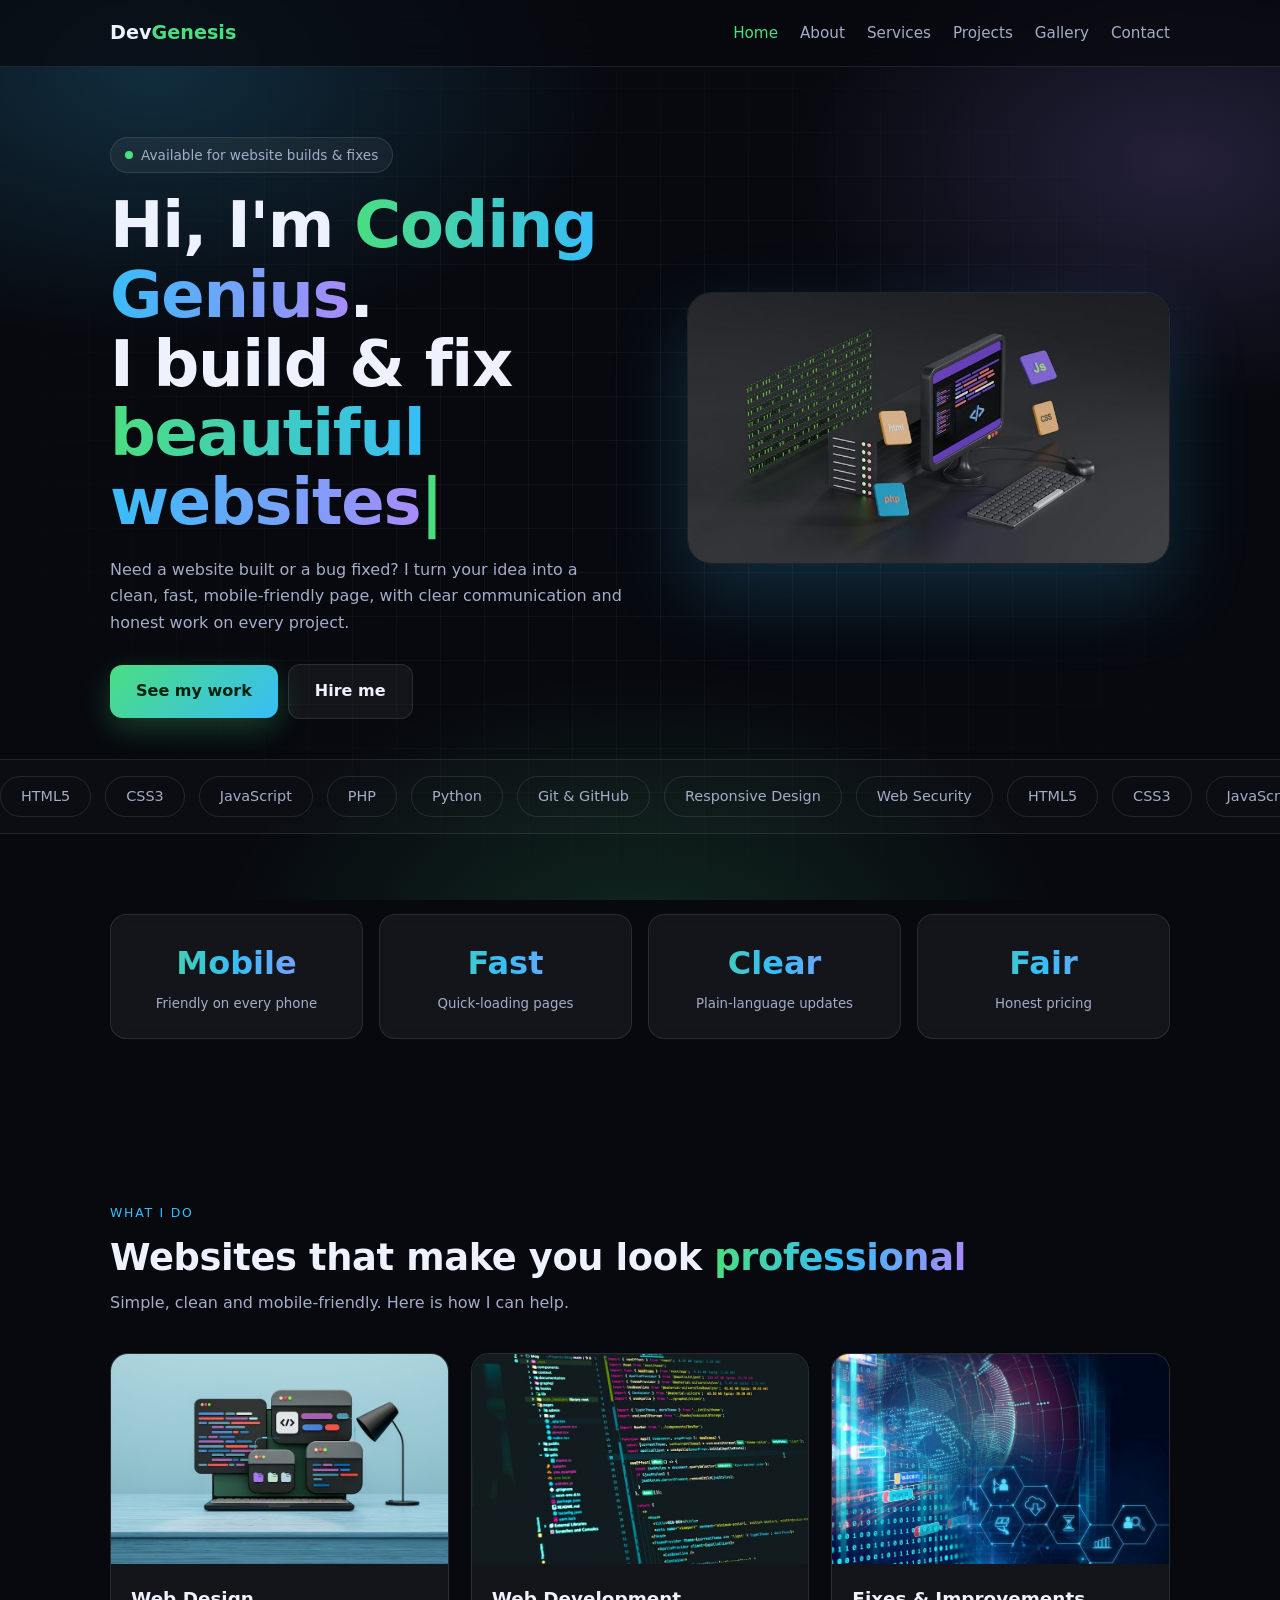
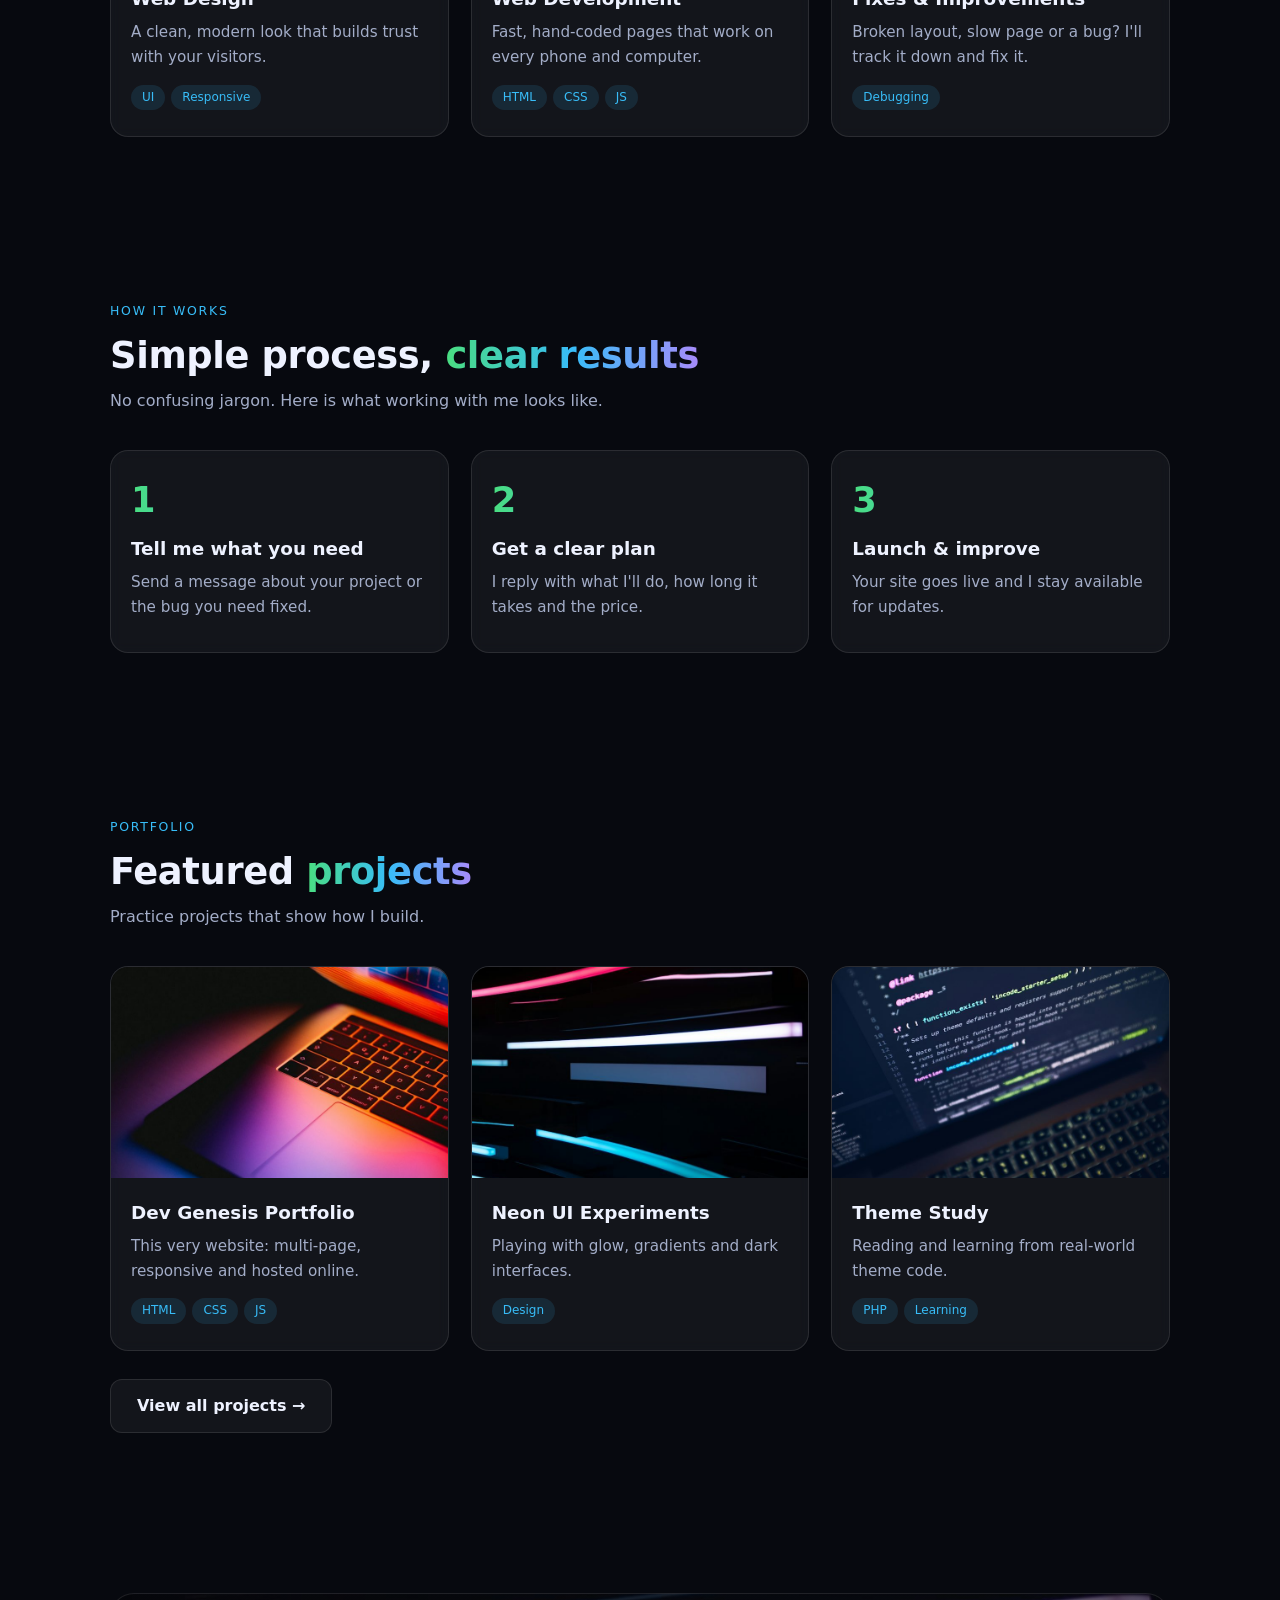
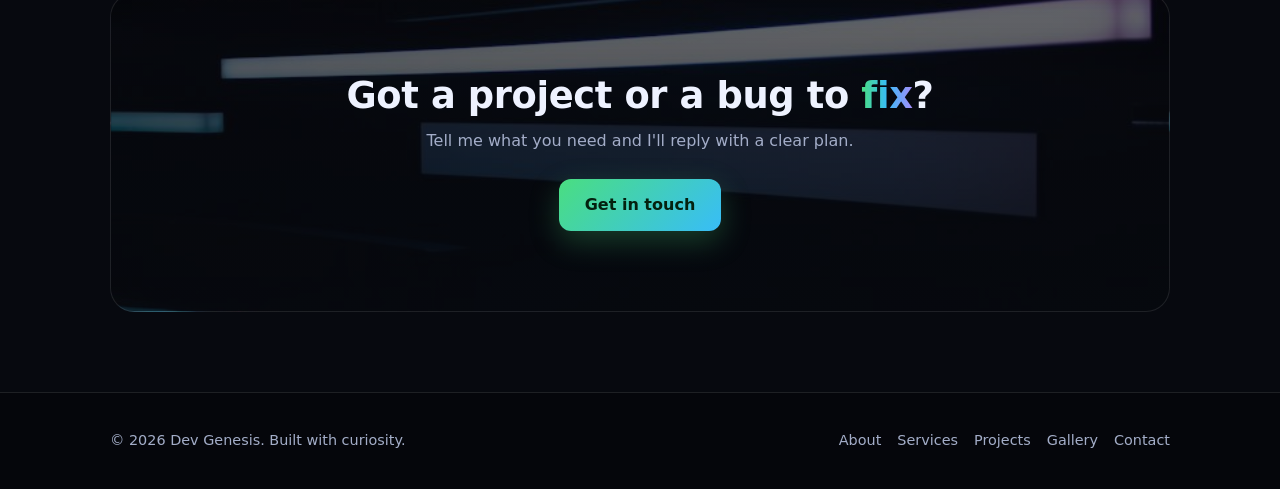
<file: index.html>
<!DOCTYPE html>
<html lang="en">
<head>
<meta charset="UTF-8">
<meta name="viewport" content="width=device-width, initial-scale=1">
<title>Dev Genesis | Coding Genius Portfolio</title>
<meta name="description" content="Dev Genesis - web design, development and fixes by Coding Genius.">
<link rel="icon" href="favicon.svg" type="image/svg+xml">
<script>document.documentElement.classList.add('js')</script>
<link rel="stylesheet" href="style.css">
</head>
<body>
<header class="site-header"><div class="wrap nav">
  <a class="logo" href="index.html">Dev<span>Genesis</span></a>
  <button class="menu-btn" id="menuBtn" aria-label="Menu">&#9776;</button>
  <nav id="menu"><a href="index.html">Home</a><a href="about.html">About</a><a href="services.html">Services</a><a href="projects.html">Projects</a><a href="gallery.html">Gallery</a><a href="contact.html">Contact</a></nav>
</div></header>

<section class="hero"><div class="wrap hero-grid">
  <div>
    <span class="pill"><i></i> Available for website builds &amp; fixes</span>
    <h1>Hi, I'm <span class="grad">Coding Genius</span>.<br>I build &amp; fix <span class="grad" id="typed">modern websites</span><span class="cursor">|</span></h1>
    <p>Need a website built or a bug fixed? I turn your idea into a clean, fast, mobile-friendly page, with clear communication and honest work on every project.</p>
    <a class="btn" href="projects.html">See my work</a><a class="btn ghost" href="contact.html">Hire me</a>
  </div>
  <img class="float" src="hero-monitor.jpg" alt="3D illustration of a monitor with code and HTML, CSS, JS and PHP icons">
</div></section>

<div class="marquee"><div class="track">
  <span>HTML5</span><span>CSS3</span><span>JavaScript</span><span>PHP</span><span>Python</span><span>Git &amp; GitHub</span><span>Responsive Design</span><span>Web Security</span>
  <span>HTML5</span><span>CSS3</span><span>JavaScript</span><span>PHP</span><span>Python</span><span>Git &amp; GitHub</span><span>Responsive Design</span><span>Web Security</span>
</div></div>

<section><div class="wrap">
  <div class="stats rv">
    <div class="stat"><b class="grad">Mobile</b><small>Friendly on every phone</small></div>
    <div class="stat"><b class="grad">Fast</b><small>Quick-loading pages</small></div>
    <div class="stat"><b class="grad">Clear</b><small>Plain-language updates</small></div>
    <div class="stat"><b class="grad">Fair</b><small>Honest pricing</small></div>
  </div>
</div></section>

<section><div class="wrap">
  <span class="eyebrow">What I do</span>
  <h2>Websites that make you look <span class="grad">professional</span></h2>
  <p class="sub">Simple, clean and mobile-friendly. Here is how I can help.</p>
  <div class="grid">
    <div class="card rv"><div class="thumb"><img src="workspace-teal.jpg" alt="Illustration of code windows on a laptop"></div><div class="body"><h3>Web Design</h3><p>A clean, modern look that builds trust with your visitors.</p><span class="tag">UI</span><span class="tag">Responsive</span></div></div>
    <div class="card rv"><div class="thumb"><img src="code-editor.jpg" alt="Code editor with project files"></div><div class="body"><h3>Web Development</h3><p>Fast, hand-coded pages that work on every phone and computer.</p><span class="tag">HTML</span><span class="tag">CSS</span><span class="tag">JS</span></div></div>
    <div class="card rv"><div class="thumb"><img src="globe-tech.jpg" alt="Digital globe with data icons"></div><div class="body"><h3>Fixes &amp; Improvements</h3><p>Broken layout, slow page or a bug? I'll track it down and fix it.</p><span class="tag">Debugging</span></div></div>
  </div>
</div></section>

<section><div class="wrap">
  <span class="eyebrow">How it works</span>
  <h2>Simple process, <span class="grad">clear results</span></h2>
  <p class="sub">No confusing jargon. Here is what working with me looks like.</p>
  <div class="grid">
    <div class="card rv"><div class="body"><div class="icon grad">1</div><h3>Tell me what you need</h3><p>Send a message about your project or the bug you need fixed.</p></div></div>
    <div class="card rv"><div class="body"><div class="icon grad">2</div><h3>Get a clear plan</h3><p>I reply with what I'll do, how long it takes and the price.</p></div></div>
    <div class="card rv"><div class="body"><div class="icon grad">3</div><h3>Launch &amp; improve</h3><p>Your site goes live and I stay available for updates.</p></div></div>
  </div>
</div></section>

<section><div class="wrap">
  <span class="eyebrow">Portfolio</span>
  <h2>Featured <span class="grad">projects</span></h2>
  <p class="sub">Practice projects that show how I build.</p>
  <div class="grid">
    <div class="card rv"><div class="thumb"><img src="laptop-neon.jpg" alt="Laptop glowing with neon light"></div><div class="body"><h3>Dev Genesis Portfolio</h3><p>This very website: multi-page, responsive and hosted online.</p><span class="tag">HTML</span><span class="tag">CSS</span><span class="tag">JS</span></div></div>
    <div class="card rv"><div class="thumb"><img src="neon-lines.jpg" alt="Neon light lines in the dark"></div><div class="body"><h3>Neon UI Experiments</h3><p>Playing with glow, gradients and dark interfaces.</p><span class="tag">Design</span></div></div>
    <div class="card rv"><div class="thumb"><img src="code-wp.jpg" alt="Theme code on a laptop screen"></div><div class="body"><h3>Theme Study</h3><p>Reading and learning from real-world theme code.</p><span class="tag">PHP</span><span class="tag">Learning</span></div></div>
  </div>
  <p style="margin-top:28px"><a class="btn ghost" style="margin:0" href="projects.html">View all projects &rarr;</a></p>
</div></section>

<section><div class="wrap"><div class="cta banner rv">
  <h2>Got a project or a bug to <span class="grad">fix</span>?</h2>
  <p>Tell me what you need and I'll reply with a clear plan.</p>
  <a class="btn" href="contact.html">Get in touch</a>
</div></div></section>

<footer><div class="wrap foot"><span>&copy; 2026 Dev Genesis. Built with curiosity.</span><span><a href="about.html">About</a><a href="services.html">Services</a><a href="projects.html">Projects</a><a href="gallery.html">Gallery</a><a href="contact.html">Contact</a></span></div></footer>
<script src="main.js"></script>
</body>
</html>
</file>
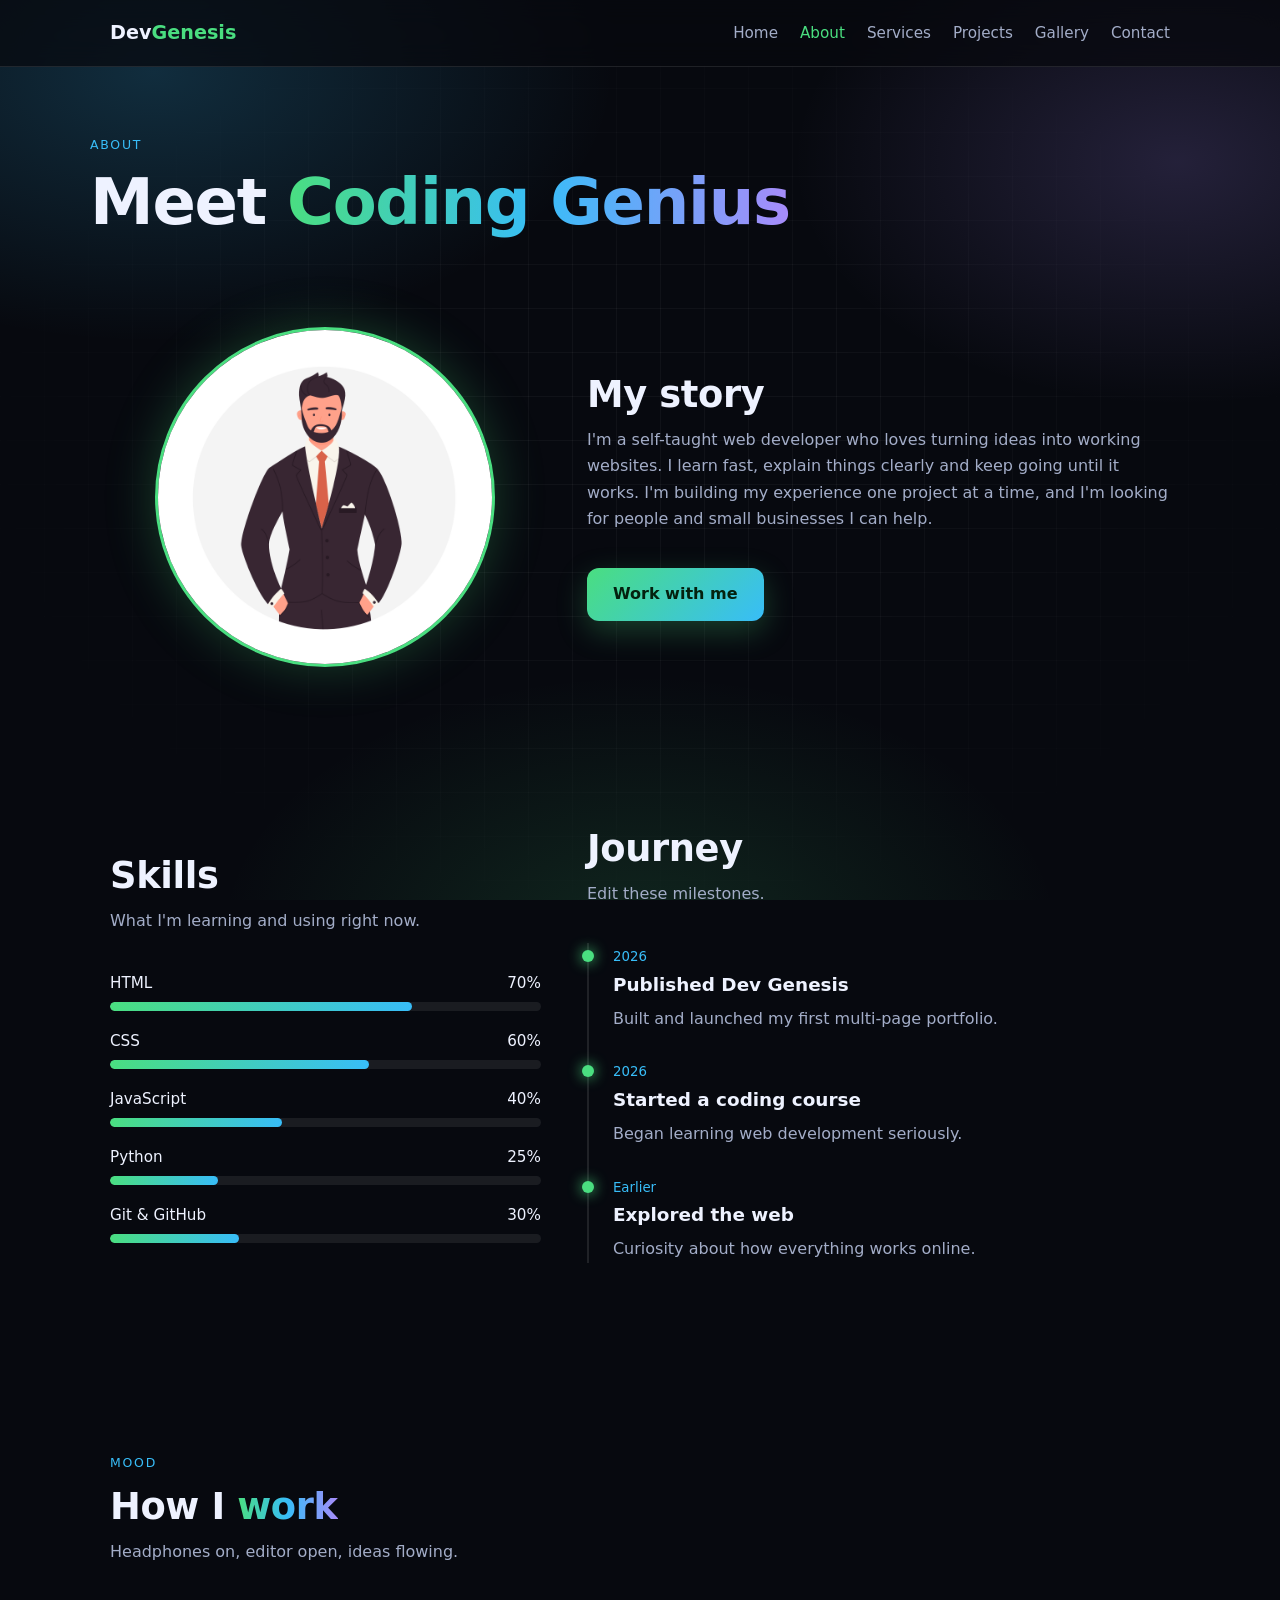
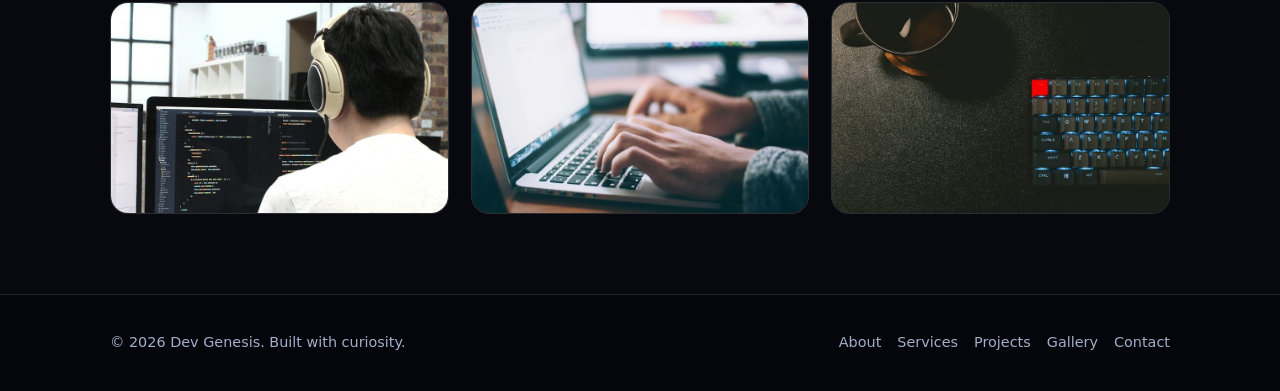
<file: about.html>
<!DOCTYPE html>
<html lang="en">
<head>
<meta charset="UTF-8">
<meta name="viewport" content="width=device-width, initial-scale=1">
<title>About | Dev Genesis</title>
<link rel="icon" href="favicon.svg" type="image/svg+xml">
<script>document.documentElement.classList.add('js')</script>
<link rel="stylesheet" href="style.css">
</head>
<body>
<header class="site-header"><div class="wrap nav">
  <a class="logo" href="index.html">Dev<span>Genesis</span></a>
  <button class="menu-btn" id="menuBtn" aria-label="Menu">&#9776;</button>
  <nav id="menu"><a href="index.html">Home</a><a href="about.html">About</a><a href="services.html">Services</a><a href="projects.html">Projects</a><a href="gallery.html">Gallery</a><a href="contact.html">Contact</a></nav>
</div></header>

<div class="wrap page-head"><span class="eyebrow">About</span><h1>Meet <span class="grad">Coding Genius</span></h1></div>

<section><div class="wrap two">
  <img class="avatar rv" src="avatar.png" alt="Profile illustration of Coding Genius">
  <div class="rv">
    <h2>My story</h2>
    <p class="sub">I'm a self-taught web developer who loves turning ideas into working websites. I learn fast, explain things clearly and keep going until it works. I'm building my experience one project at a time, and I'm looking for people and small businesses I can help.</p>
    <a class="btn" href="contact.html">Work with me</a>
  </div>
</div></section>

<section><div class="wrap two">
  <div class="rv">
    <h2>Skills</h2>
    <p class="sub">What I'm learning and using right now.</p>
    <div class="bar"><div><span>HTML</span><span>70%</span></div><i><b style="width:70%"></b></i></div>
    <div class="bar"><div><span>CSS</span><span>60%</span></div><i><b style="width:60%"></b></i></div>
    <div class="bar"><div><span>JavaScript</span><span>40%</span></div><i><b style="width:40%"></b></i></div>
    <div class="bar"><div><span>Python</span><span>25%</span></div><i><b style="width:25%"></b></i></div>
    <div class="bar"><div><span>Git &amp; GitHub</span><span>30%</span></div><i><b style="width:30%"></b></i></div>
  </div>
  <div class="rv">
    <h2>Journey</h2>
    <p class="sub">Edit these milestones.</p>
    <div class="timeline">
      <div class="item"><small>2026</small><h3>Published Dev Genesis</h3><p>Built and launched my first multi-page portfolio.</p></div>
      <div class="item"><small>2026</small><h3>Started a coding course</h3><p>Began learning web development seriously.</p></div>
      <div class="item"><small>Earlier</small><h3>Explored the web</h3><p>Curiosity about how everything works online.</p></div>
    </div>
  </div>
</div></section>

<section><div class="wrap">
  <span class="eyebrow">Mood</span><h2>How I <span class="grad">work</span></h2>
  <p class="sub">Headphones on, editor open, ideas flowing.</p>
  <div class="grid">
    <div class="card rv"><div class="thumb"><img src="headphones.jpg" alt="Developer wearing headphones at a monitor"></div></div>
    <div class="card rv"><div class="thumb"><img src="typing.jpg" alt="Hands typing on a laptop"></div></div>
    <div class="card rv"><div class="thumb"><img src="desk-mug.jpg" alt="Coffee next to a glowing keyboard"></div></div>
  </div>
</div></section>

<footer><div class="wrap foot"><span>&copy; 2026 Dev Genesis. Built with curiosity.</span><span><a href="about.html">About</a><a href="services.html">Services</a><a href="projects.html">Projects</a><a href="gallery.html">Gallery</a><a href="contact.html">Contact</a></span></div></footer>
<script src="main.js"></script>
</body>
</html>
</file>
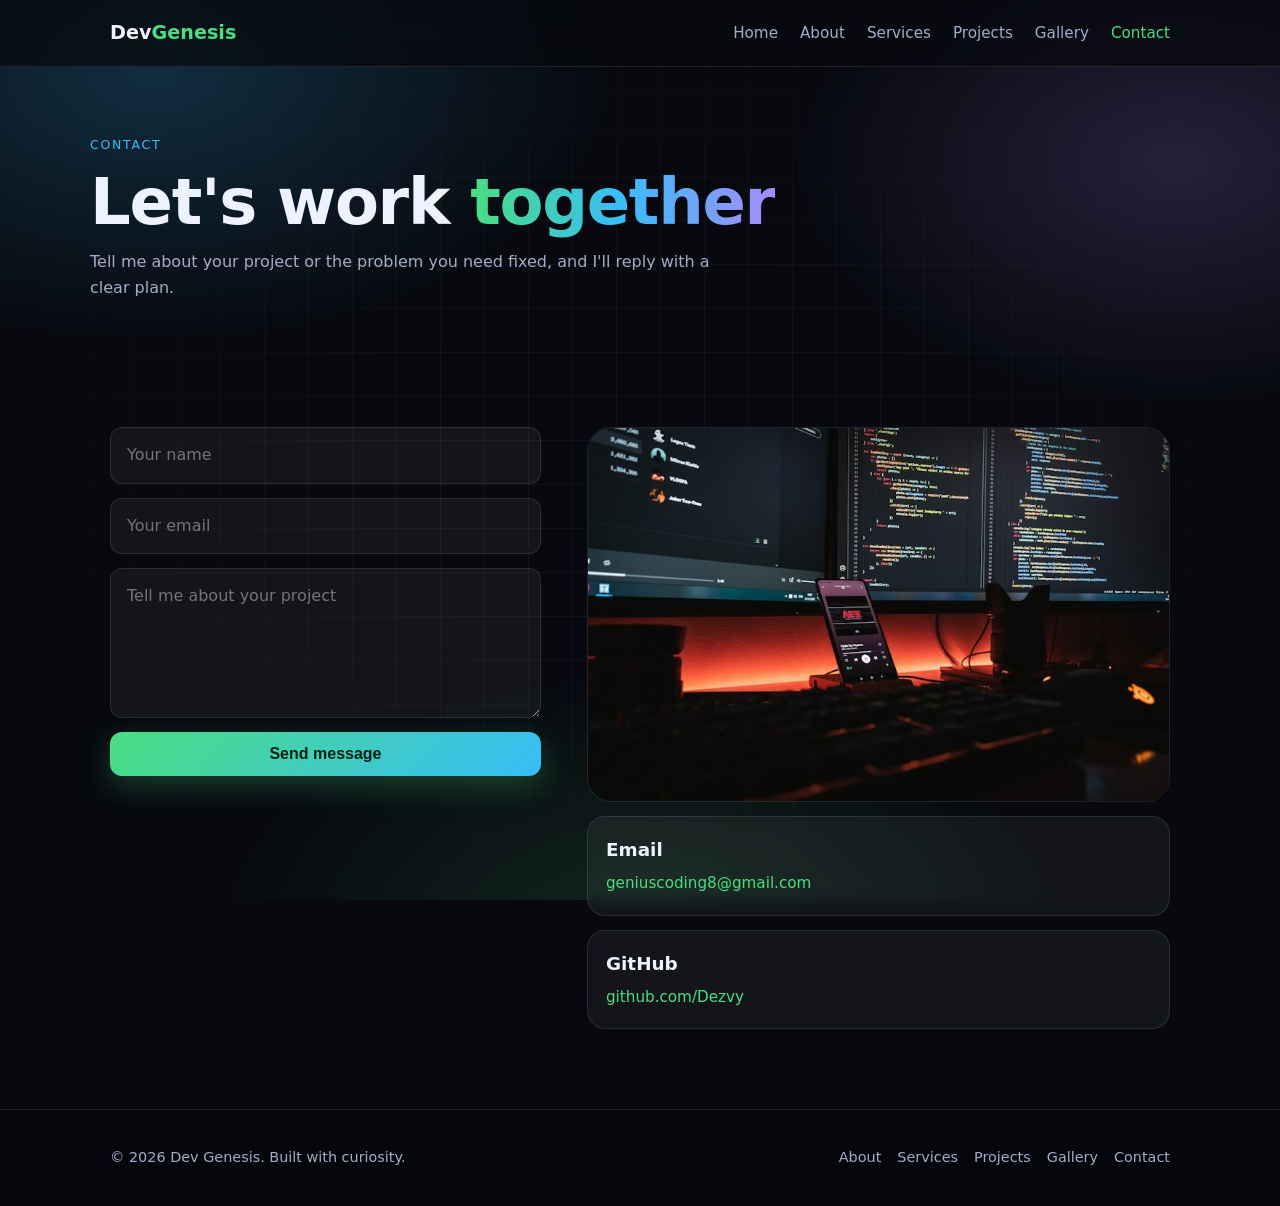
<file: contact.html>
<!DOCTYPE html>
<html lang="en">
<head>
<meta charset="UTF-8">
<meta name="viewport" content="width=device-width, initial-scale=1">
<title>Contact | Dev Genesis</title>
<link rel="icon" href="favicon.svg" type="image/svg+xml">
<script>document.documentElement.classList.add('js')</script>
<link rel="stylesheet" href="style.css">
</head>
<body>
<header class="site-header"><div class="wrap nav">
  <a class="logo" href="index.html">Dev<span>Genesis</span></a>
  <button class="menu-btn" id="menuBtn" aria-label="Menu">&#9776;</button>
  <nav id="menu"><a href="index.html">Home</a><a href="about.html">About</a><a href="services.html">Services</a><a href="projects.html">Projects</a><a href="gallery.html">Gallery</a><a href="contact.html">Contact</a></nav>
</div></header>

<div class="wrap page-head"><span class="eyebrow">Contact</span><h1>Let's work <span class="grad">together</span></h1><p class="sub" style="margin-top:12px">Tell me about your project or the problem you need fixed, and I'll reply with a clear plan.</p></div>

<section><div class="wrap two" style="align-items:start">
  <form id="contactForm" class="rv">
    <input type="text" name="name" placeholder="Your name" required>
    <input type="email" name="email" placeholder="Your email" required>
    <textarea name="message" placeholder="Tell me about your project" required></textarea>
    <button class="btn" type="submit">Send message</button>
  </form>
  <div class="info rv">
    <img class="round" src="dual-monitors.jpg" alt="Dual monitors with code">
    <div class="card"><h3>Email</h3><p style="margin:0"><a href="mailto:your@email.com">geniuscoding8@gmail.com</a></p></div>
    <div class="card"><h3>GitHub</h3><p style="margin:0"><a href="#">github.com/Dezvy</a></p></div>
  </div>
</div></section>

<footer><div class="wrap foot"><span>&copy; 2026 Dev Genesis. Built with curiosity.</span><span><a href="about.html">About</a><a href="services.html">Services</a><a href="projects.html">Projects</a><a href="gallery.html">Gallery</a><a href="contact.html">Contact</a></span></div></footer>
<script src="main.js"></script>
</body>
</html>
</file>
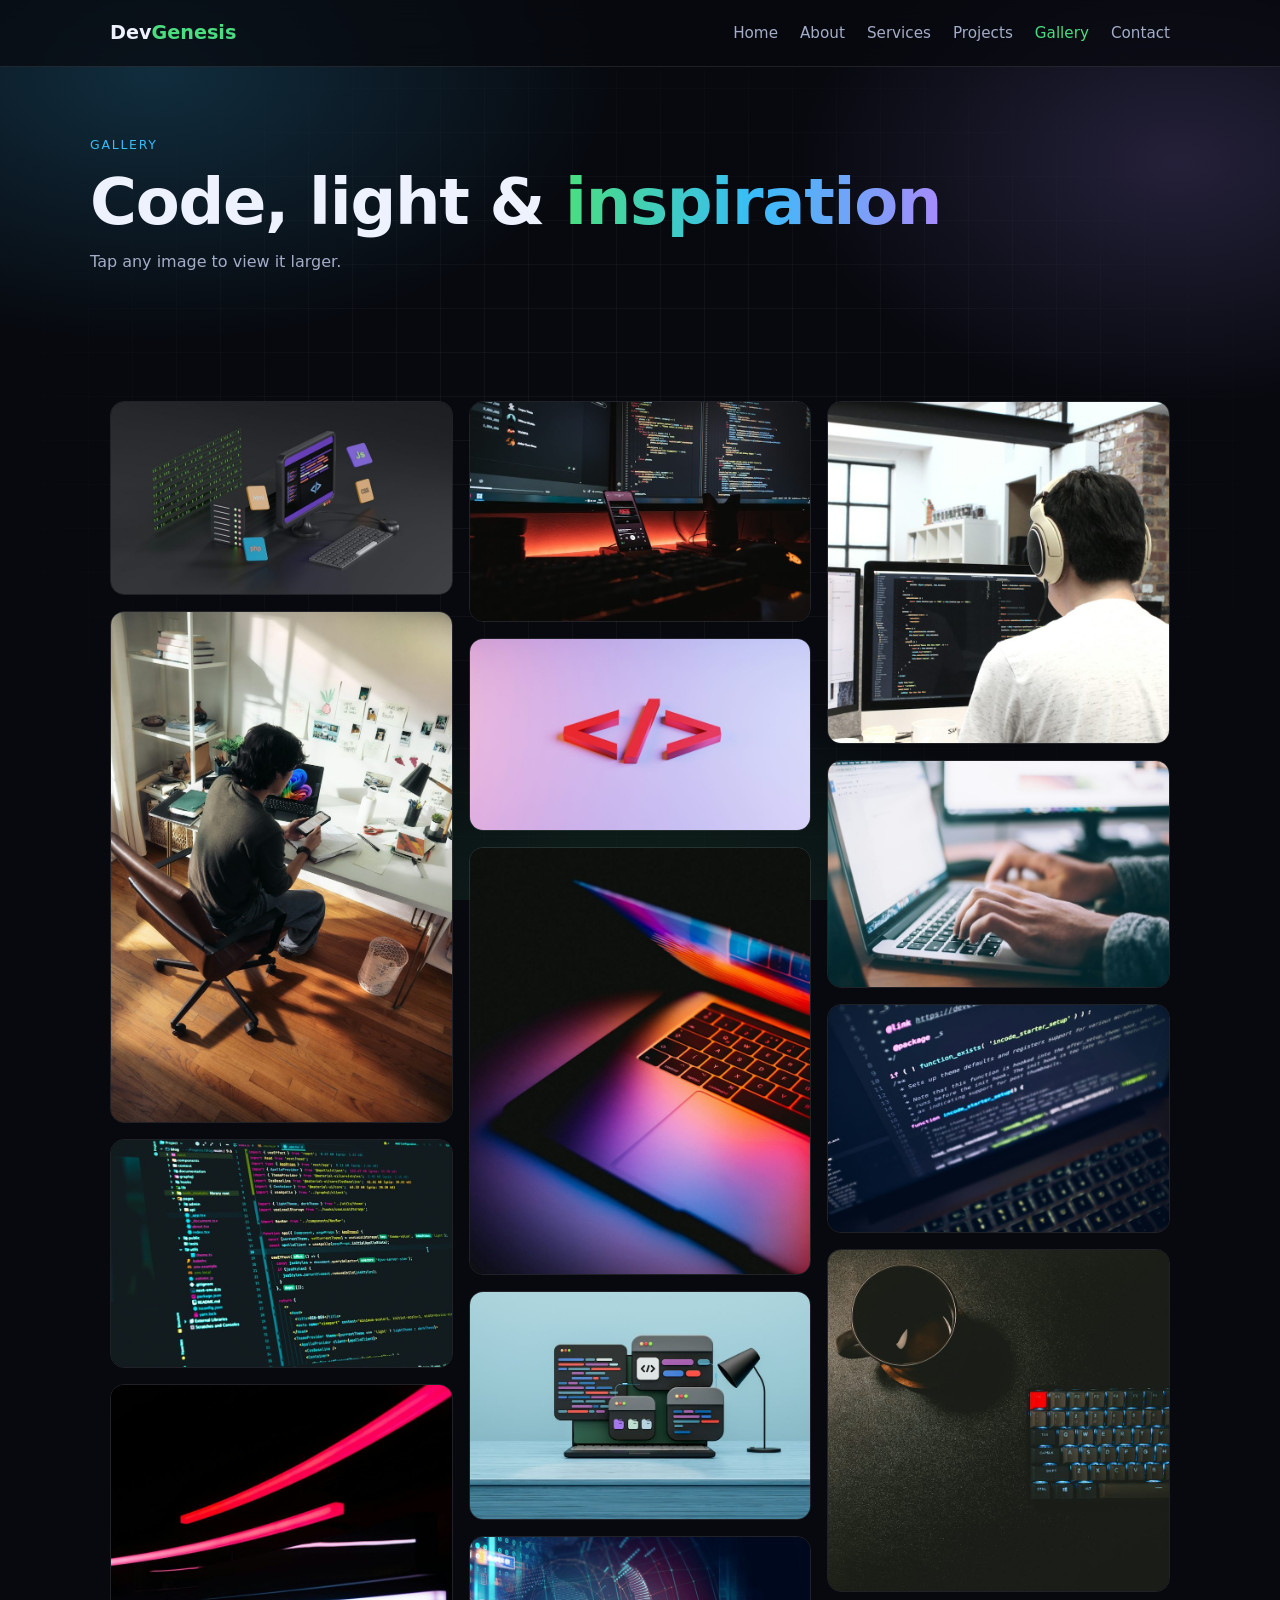
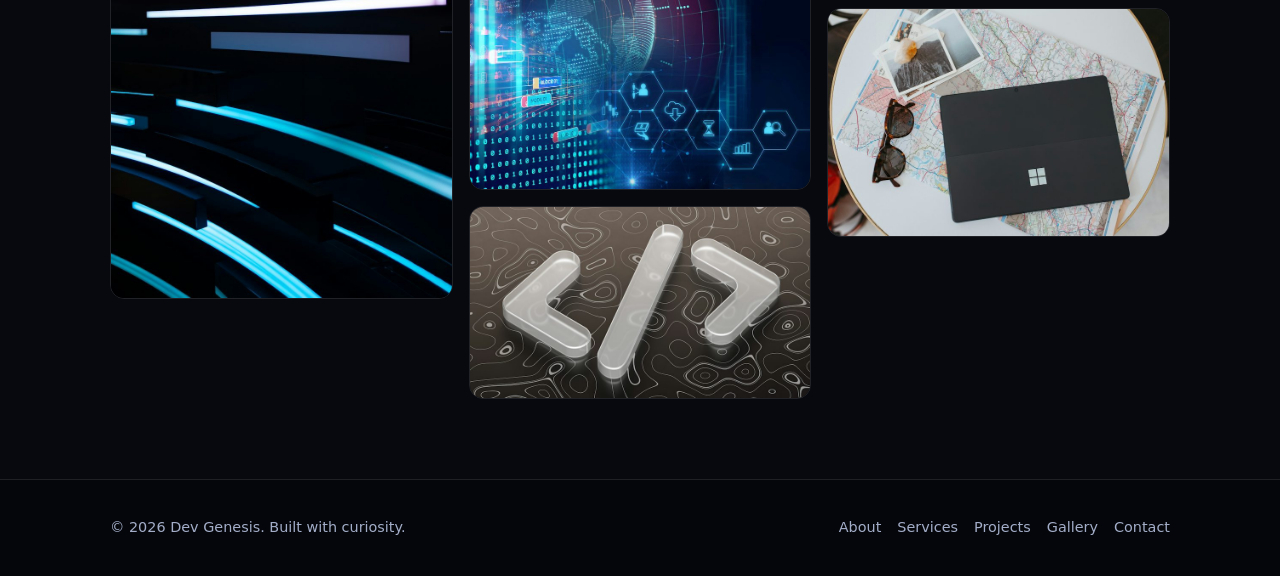
<file: gallery.html>
<!DOCTYPE html>
<html lang="en">
<head>
<meta charset="UTF-8">
<meta name="viewport" content="width=device-width, initial-scale=1">
<title>Gallery | Dev Genesis</title>
<link rel="icon" href="favicon.svg" type="image/svg+xml">
<script>document.documentElement.classList.add('js')</script>
<link rel="stylesheet" href="style.css">
</head>
<body>
<header class="site-header"><div class="wrap nav">
  <a class="logo" href="index.html">Dev<span>Genesis</span></a>
  <button class="menu-btn" id="menuBtn" aria-label="Menu">&#9776;</button>
  <nav id="menu"><a href="index.html">Home</a><a href="about.html">About</a><a href="services.html">Services</a><a href="projects.html">Projects</a><a href="gallery.html">Gallery</a><a href="contact.html">Contact</a></nav>
</div></header>

<div class="wrap page-head"><span class="eyebrow">Gallery</span><h1>Code, light &amp; <span class="grad">inspiration</span></h1><p class="sub" style="margin-top:12px">Tap any image to view it larger.</p></div>

<section><div class="wrap">
  <div class="masonry">
    <img src="hero-monitor.jpg" alt="3D monitor with code icons">
    <img src="desk-person.jpg" alt="Person working at a desk with a laptop and phone">
    <img src="code-editor.jpg" alt="Code editor close-up">
    <img src="neon-lines.jpg" alt="Neon light lines">
    <img src="dual-monitors.jpg" alt="Dual monitors with code and a phone">
    <img src="code-red.jpg" alt="Red code brackets">
    <img src="laptop-neon.jpg" alt="Glowing laptop keyboard">
    <img src="workspace-teal.jpg" alt="Teal workspace illustration">
    <img src="globe-tech.jpg" alt="Digital globe">
    <img src="code-glass.jpg" alt="Glass code symbol">
    <img src="headphones.jpg" alt="Developer with headphones">
    <img src="typing.jpg" alt="Typing on a laptop">
    <img src="code-wp.jpg" alt="Theme code on a laptop">
    <img src="desk-mug.jpg" alt="Coffee and keyboard">
    <img src="tablet-map.jpg" alt="Tablet on a map">
  </div>
</div></section>

<footer><div class="wrap foot"><span>&copy; 2026 Dev Genesis. Built with curiosity.</span><span><a href="about.html">About</a><a href="services.html">Services</a><a href="projects.html">Projects</a><a href="gallery.html">Gallery</a><a href="contact.html">Contact</a></span></div></footer>
<script src="main.js"></script>
</body>
</html>
</file>
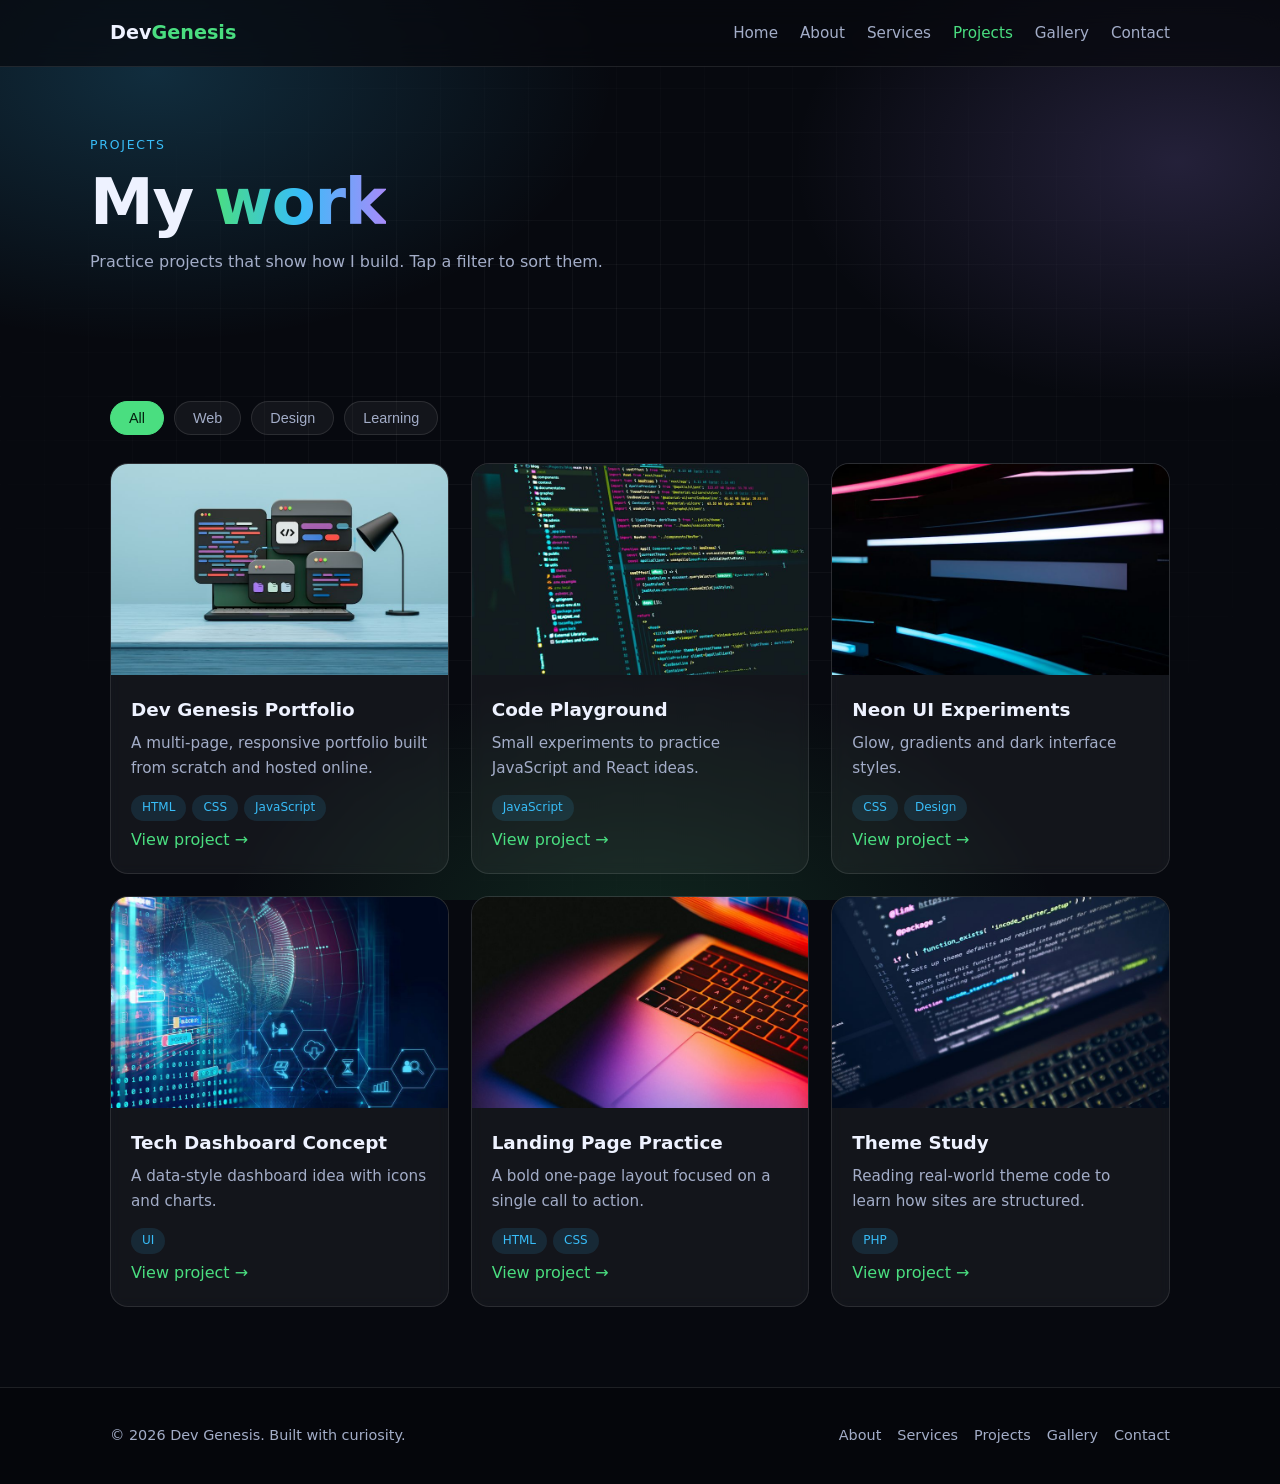
<file: projects.html>
<!DOCTYPE html>
<html lang="en">
<head>
<meta charset="UTF-8">
<meta name="viewport" content="width=device-width, initial-scale=1">
<title>Projects | Dev Genesis</title>
<link rel="icon" href="favicon.svg" type="image/svg+xml">
<script>document.documentElement.classList.add('js')</script>
<link rel="stylesheet" href="style.css">
</head>
<body>
<header class="site-header"><div class="wrap nav">
  <a class="logo" href="index.html">Dev<span>Genesis</span></a>
  <button class="menu-btn" id="menuBtn" aria-label="Menu">&#9776;</button>
  <nav id="menu"><a href="index.html">Home</a><a href="about.html">About</a><a href="services.html">Services</a><a href="projects.html">Projects</a><a href="gallery.html">Gallery</a><a href="contact.html">Contact</a></nav>
</div></header>

<div class="wrap page-head"><span class="eyebrow">Projects</span><h1>My <span class="grad">work</span></h1><p class="sub" style="margin-top:12px">Practice projects that show how I build. Tap a filter to sort them.</p></div>

<section><div class="wrap">
  <div class="filters">
    <button class="chip active" data-f="all">All</button>
    <button class="chip" data-f="web">Web</button>
    <button class="chip" data-f="design">Design</button>
    <button class="chip" data-f="learning">Learning</button>
  </div>
  <div class="grid">
    <div class="card pcard rv" data-cat="web"><div class="thumb"><img src="workspace-teal.jpg" alt="Dev Genesis project"></div><div class="body"><h3>Dev Genesis Portfolio</h3><p>A multi-page, responsive portfolio built from scratch and hosted online.</p><span class="tag">HTML</span><span class="tag">CSS</span><span class="tag">JavaScript</span><br><a href="index.html">View project &rarr;</a></div></div>
    <div class="card pcard rv" data-cat="learning"><div class="thumb"><img src="code-editor.jpg" alt="Code playground"></div><div class="body"><h3>Code Playground</h3><p>Small experiments to practice JavaScript and React ideas.</p><span class="tag">JavaScript</span><br><a href="#">View project &rarr;</a></div></div>
    <div class="card pcard rv" data-cat="design"><div class="thumb"><img src="neon-lines.jpg" alt="Neon UI experiments"></div><div class="body"><h3>Neon UI Experiments</h3><p>Glow, gradients and dark interface styles.</p><span class="tag">CSS</span><span class="tag">Design</span><br><a href="#">View project &rarr;</a></div></div>
    <div class="card pcard rv" data-cat="design web"><div class="thumb"><img src="globe-tech.jpg" alt="Tech dashboard concept"></div><div class="body"><h3>Tech Dashboard Concept</h3><p>A data-style dashboard idea with icons and charts.</p><span class="tag">UI</span><br><a href="#">View project &rarr;</a></div></div>
    <div class="card pcard rv" data-cat="web"><div class="thumb"><img src="laptop-neon.jpg" alt="Landing page practice"></div><div class="body"><h3>Landing Page Practice</h3><p>A bold one-page layout focused on a single call to action.</p><span class="tag">HTML</span><span class="tag">CSS</span><br><a href="#">View project &rarr;</a></div></div>
    <div class="card pcard rv" data-cat="learning"><div class="thumb"><img src="code-wp.jpg" alt="Theme study"></div><div class="body"><h3>Theme Study</h3><p>Reading real-world theme code to learn how sites are structured.</p><span class="tag">PHP</span><br><a href="#">View project &rarr;</a></div></div>
  </div>
</div></section>

<footer><div class="wrap foot"><span>&copy; 2026 Dev Genesis. Built with curiosity.</span><span><a href="about.html">About</a><a href="services.html">Services</a><a href="projects.html">Projects</a><a href="gallery.html">Gallery</a><a href="contact.html">Contact</a></span></div></footer>
<script src="main.js"></script>
</body>
</html>
</file>
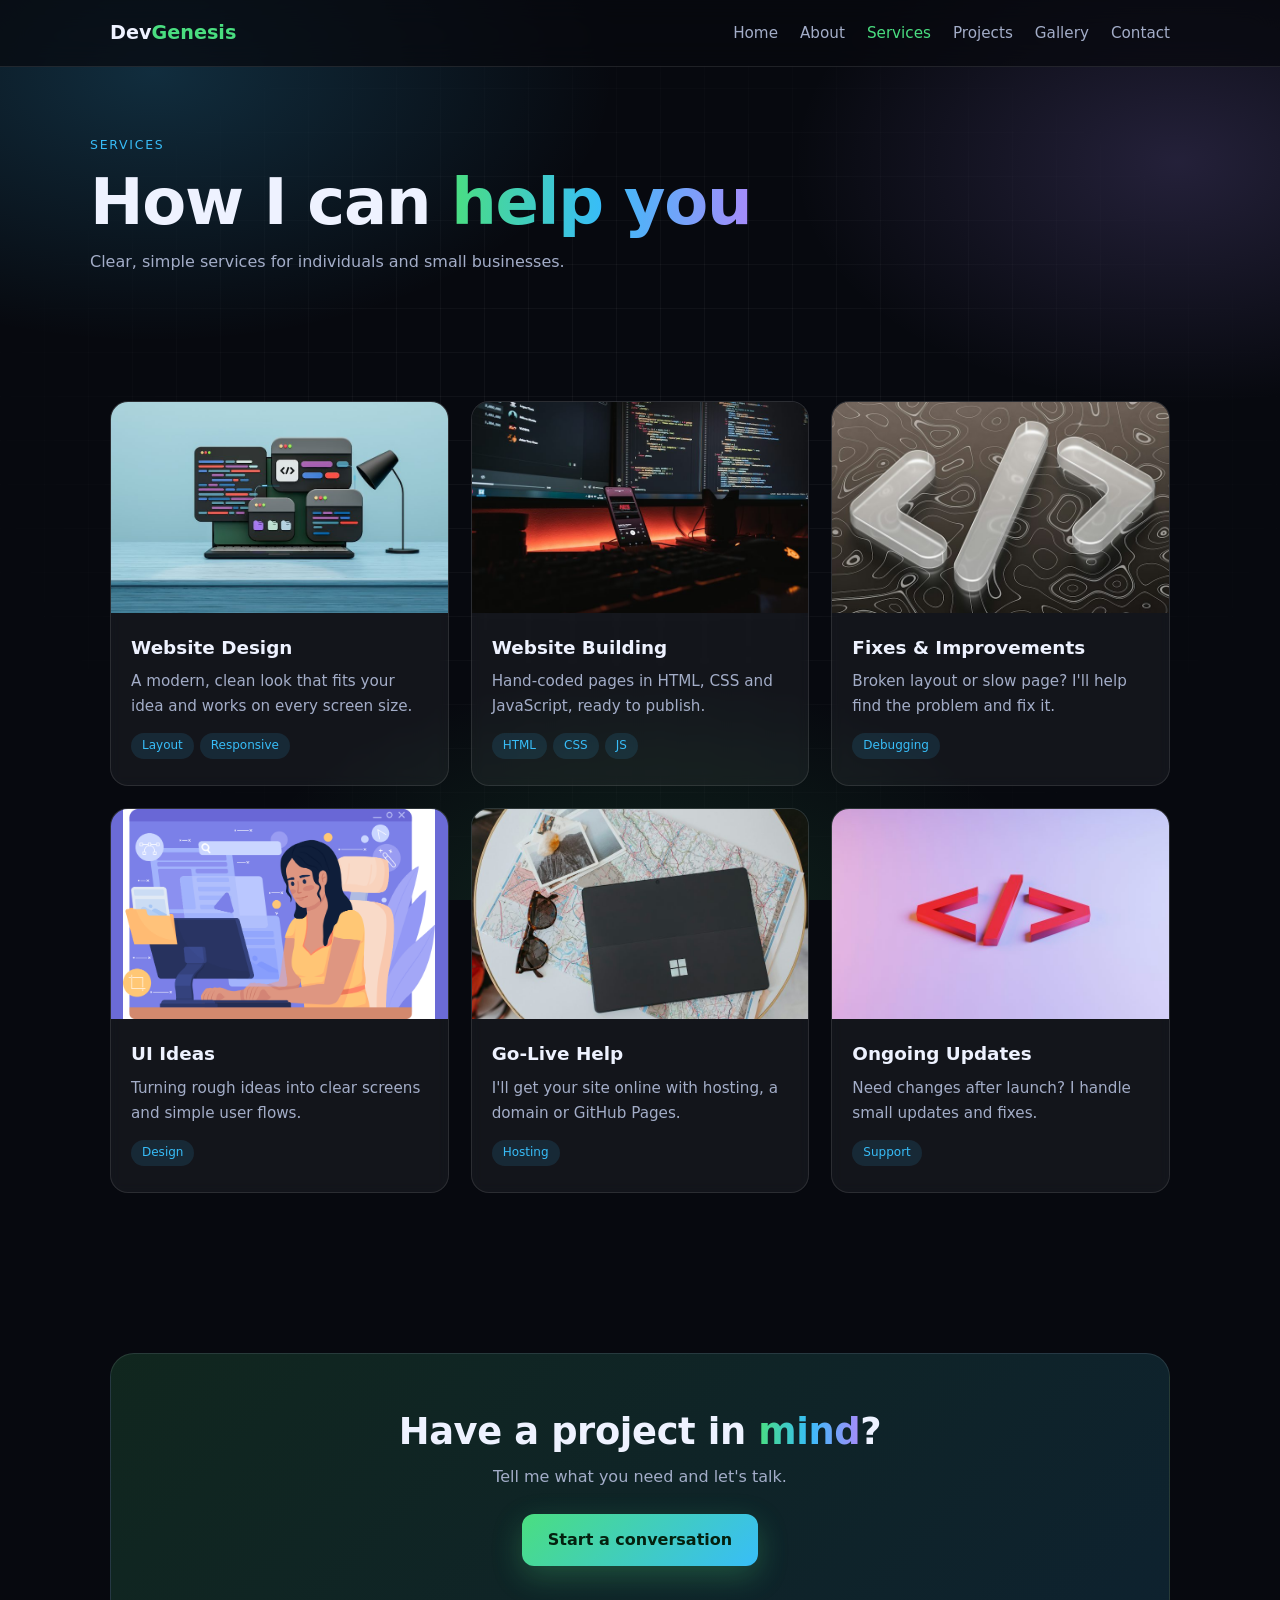
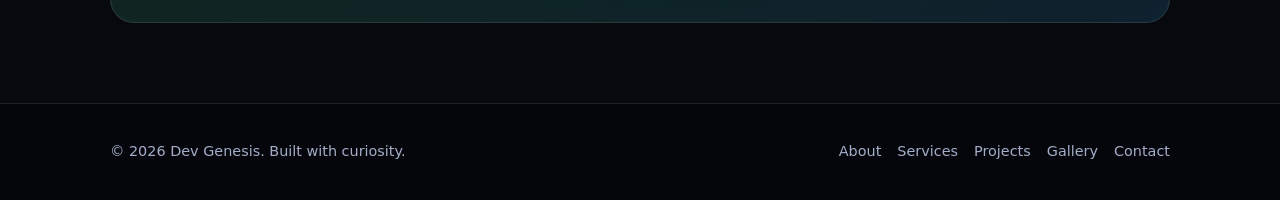
<file: services.html>
<!DOCTYPE html>
<html lang="en">
<head>
<meta charset="UTF-8">
<meta name="viewport" content="width=device-width, initial-scale=1">
<title>Services | Dev Genesis</title>
<link rel="icon" href="favicon.svg" type="image/svg+xml">
<script>document.documentElement.classList.add('js')</script>
<link rel="stylesheet" href="style.css">
</head>
<body>
<header class="site-header"><div class="wrap nav">
  <a class="logo" href="index.html">Dev<span>Genesis</span></a>
  <button class="menu-btn" id="menuBtn" aria-label="Menu">&#9776;</button>
  <nav id="menu"><a href="index.html">Home</a><a href="about.html">About</a><a href="services.html">Services</a><a href="projects.html">Projects</a><a href="gallery.html">Gallery</a><a href="contact.html">Contact</a></nav>
</div></header>

<div class="wrap page-head"><span class="eyebrow">Services</span><h1>How I can <span class="grad">help you</span></h1><p class="sub" style="margin-top:12px">Clear, simple services for individuals and small businesses.</p></div>

<section><div class="wrap">
  <div class="grid">
    <div class="card rv"><div class="thumb"><img src="workspace-teal.jpg" alt="Code windows illustration"></div><div class="body"><h3>Website Design</h3><p>A modern, clean look that fits your idea and works on every screen size.</p><span class="tag">Layout</span><span class="tag">Responsive</span></div></div>
    <div class="card rv"><div class="thumb"><img src="dual-monitors.jpg" alt="Two monitors with code"></div><div class="body"><h3>Website Building</h3><p>Hand-coded pages in HTML, CSS and JavaScript, ready to publish.</p><span class="tag">HTML</span><span class="tag">CSS</span><span class="tag">JS</span></div></div>
    <div class="card rv"><div class="thumb"><img src="code-glass.jpg" alt="Glass code symbol"></div><div class="body"><h3>Fixes &amp; Improvements</h3><p>Broken layout or slow page? I'll help find the problem and fix it.</p><span class="tag">Debugging</span></div></div>
    <div class="card rv"><div class="thumb"><img src="designer.png" alt="Illustration of a person designing a website" style="object-fit:contain;background:#6b6bd6"></div><div class="body"><h3>UI Ideas</h3><p>Turning rough ideas into clear screens and simple user flows.</p><span class="tag">Design</span></div></div>
    <div class="card rv"><div class="thumb"><img src="tablet-map.jpg" alt="Tablet on a table with a map"></div><div class="body"><h3>Go-Live Help</h3><p>I'll get your site online with hosting, a domain or GitHub Pages.</p><span class="tag">Hosting</span></div></div>
    <div class="card rv"><div class="thumb"><img src="code-red.jpg" alt="Red code brackets"></div><div class="body"><h3>Ongoing Updates</h3><p>Need changes after launch? I handle small updates and fixes.</p><span class="tag">Support</span></div></div>
  </div>
</div></section>

<section><div class="wrap"><div class="cta rv">
  <h2>Have a project in <span class="grad">mind</span>?</h2>
  <p>Tell me what you need and let's talk.</p>
  <a class="btn" href="contact.html">Start a conversation</a>
</div></div></section>

<footer><div class="wrap foot"><span>&copy; 2026 Dev Genesis. Built with curiosity.</span><span><a href="about.html">About</a><a href="services.html">Services</a><a href="projects.html">Projects</a><a href="gallery.html">Gallery</a><a href="contact.html">Contact</a></span></div></footer>
<script src="main.js"></script>
</body>
</html>
</file>
<file: style.css>
:root{--bg:#07090f;--card:rgba(255,255,255,.05);--line:rgba(255,255,255,.1);--text:#eef2ff;--muted:#a3adc8;--a:#4ade80;--b:#38bdf8;--c:#a78bfa}
*{box-sizing:border-box;margin:0;padding:0}
html{scroll-behavior:smooth}
body{font-family:system-ui,-apple-system,"Segoe UI",Roboto,sans-serif;background:var(--bg);color:var(--text);line-height:1.65;overflow-x:hidden}
body::before{content:"";position:fixed;inset:0;z-index:-2;background:radial-gradient(60% 50% at 12% 8%,rgba(56,189,248,.2),transparent 60%),radial-gradient(50% 45% at 92% 18%,rgba(167,139,250,.18),transparent 60%),radial-gradient(55% 50% at 50% 105%,rgba(74,222,128,.14),transparent 60%),var(--bg)}
body::after{content:"";position:fixed;inset:0;z-index:-1;pointer-events:none;background-image:linear-gradient(rgba(255,255,255,.04) 1px,transparent 1px),linear-gradient(90deg,rgba(255,255,255,.04) 1px,transparent 1px);background-size:44px 44px;-webkit-mask-image:radial-gradient(ellipse at center,#000 25%,transparent 78%);mask-image:radial-gradient(ellipse at center,#000 25%,transparent 78%)}
img{max-width:100%;display:block}
a{color:var(--a);text-decoration:none}
.wrap{max-width:1100px;margin:0 auto;padding:0 20px}
.grad{background:linear-gradient(90deg,var(--a),var(--b),var(--c));-webkit-background-clip:text;background-clip:text;color:transparent}

/* Header */
.site-header{position:sticky;top:0;z-index:60;background:rgba(7,9,15,.72);backdrop-filter:blur(14px);-webkit-backdrop-filter:blur(14px);border-bottom:1px solid var(--line)}
.nav{display:flex;justify-content:space-between;align-items:center;height:66px}
.logo{font-weight:800;font-size:1.2rem;color:var(--text)}
.logo span{color:var(--a)}
#menu a{color:var(--muted);margin-left:22px;font-size:.95rem;transition:color .2s}
#menu a:hover,#menu a.active{color:var(--a)}
.menu-btn{display:none;background:none;border:1px solid var(--line);color:var(--text);font-size:1.3rem;padding:4px 12px;border-radius:10px;cursor:pointer}

/* Type */
section{padding:80px 0}
h1{font-size:clamp(2.3rem,6.5vw,4rem);line-height:1.08;letter-spacing:-.02em}
h2{font-size:clamp(1.6rem,4vw,2.3rem);line-height:1.2;margin-bottom:10px;letter-spacing:-.01em}
h3{font-size:1.15rem;margin-bottom:6px}
.eyebrow{display:inline-block;font-size:.78rem;letter-spacing:.14em;text-transform:uppercase;color:var(--b);margin-bottom:12px}
.sub{color:var(--muted);max-width:640px;margin-bottom:36px}
.cursor{color:var(--a);animation:blink 1s steps(1) infinite}
@keyframes blink{50%{opacity:0}}

/* Buttons */
.btn{display:inline-block;padding:13px 26px;border-radius:12px;background:linear-gradient(135deg,var(--a),var(--b));color:#04210f;font-weight:700;border:0;cursor:pointer;font-size:1rem;box-shadow:0 10px 30px rgba(74,222,128,.25);transition:transform .2s,box-shadow .2s}
.btn:hover{transform:translateY(-2px);box-shadow:0 14px 36px rgba(56,189,248,.35)}
.btn.ghost{background:var(--card);color:var(--text);border:1px solid var(--line);box-shadow:none;margin-left:10px}

/* Hero */
.hero{padding:70px 0 40px}
.hero-grid{display:grid;grid-template-columns:1.05fr .95fr;gap:44px;align-items:center}
.hero p{color:var(--muted);margin:20px 0 28px;max-width:520px}
.pill{display:inline-flex;align-items:center;gap:8px;background:var(--card);border:1px solid var(--line);padding:6px 14px;border-radius:999px;font-size:.85rem;color:var(--muted);margin-bottom:18px}
.pill i{width:8px;height:8px;border-radius:50%;background:var(--a);box-shadow:0 0 0 0 rgba(74,222,128,.6);animation:pulse 2s infinite}
@keyframes pulse{70%{box-shadow:0 0 0 10px rgba(74,222,128,0)}100%{box-shadow:0 0 0 0 rgba(74,222,128,0)}}
.float{animation:float 6s ease-in-out infinite;border-radius:24px;border:1px solid var(--line);box-shadow:0 30px 80px rgba(56,189,248,.2)}
@keyframes float{50%{transform:translateY(-12px)}}

/* Marquee */
.marquee{overflow:hidden;border-block:1px solid var(--line);background:rgba(255,255,255,.02);padding:16px 0}
.track{display:flex;gap:14px;width:max-content;animation:scroll 30s linear infinite}
.track span{padding:8px 20px;border:1px solid var(--line);border-radius:999px;color:var(--muted);font-size:.9rem;white-space:nowrap}
@keyframes scroll{to{transform:translateX(-50%)}}

/* Stats */
.stats{display:grid;grid-template-columns:repeat(4,1fr);gap:16px}
.stat{background:var(--card);border:1px solid var(--line);border-radius:16px;padding:22px;text-align:center;backdrop-filter:blur(6px)}
.stat b{display:block;font-size:2rem}
.stat small{color:var(--muted)}

/* Cards */
.grid{display:grid;gap:22px;grid-template-columns:repeat(auto-fit,minmax(290px,1fr))}
.card{background:var(--card);border:1px solid var(--line);border-radius:18px;overflow:hidden;backdrop-filter:blur(6px);transition:transform .25s,border-color .25s,box-shadow .25s}
.card:hover{transform:translateY(-6px);border-color:rgba(74,222,128,.5);box-shadow:0 20px 50px rgba(0,0,0,.4)}
.card .body{padding:20px}
.card p{color:var(--muted);font-size:.95rem;margin-bottom:12px}
.thumb{aspect-ratio:16/10;overflow:hidden}
.thumb img{width:100%;height:100%;object-fit:cover;transition:transform .6s}
.card:hover .thumb img{transform:scale(1.08)}
.tag{display:inline-block;font-size:.75rem;background:rgba(56,189,248,.12);color:var(--b);padding:3px 11px;border-radius:999px;margin:0 6px 6px 0}
.icon{font-size:2.2rem;font-weight:800;margin-bottom:4px}

/* Layout helpers */
.two{display:grid;grid-template-columns:.85fr 1.15fr;gap:46px;align-items:center}
.round{border-radius:24px;border:1px solid var(--line)}
.avatar{border-radius:50%;border:3px solid var(--a);box-shadow:0 0 50px rgba(74,222,128,.25);max-width:340px;width:100%;margin:0 auto}
.bar{margin-bottom:18px}
.bar div{display:flex;justify-content:space-between;margin-bottom:6px;font-size:.95rem}
.bar i{display:block;height:9px;border-radius:9px;background:rgba(255,255,255,.08);overflow:hidden}
.bar i b{display:block;height:100%;background:linear-gradient(90deg,var(--a),var(--b));border-radius:9px}
.timeline{border-left:2px solid var(--line);padding-left:24px}
.timeline .item{margin-bottom:26px;position:relative}
.timeline .item::before{content:"";position:absolute;left:-31px;top:7px;width:12px;height:12px;border-radius:50%;background:var(--a);box-shadow:0 0 14px var(--a)}
.timeline small{color:var(--b)}
.timeline p{color:var(--muted)}
.page-head{padding:64px 0 10px}
.cta{text-align:center;background:linear-gradient(135deg,rgba(74,222,128,.14),rgba(56,189,248,.14));border:1px solid var(--line);border-radius:24px;padding:56px 20px}
.cta p{color:var(--muted);margin:10px 0 24px}

/* Projects filter */
.filters{display:flex;flex-wrap:wrap;gap:10px;margin-bottom:28px}
.chip{background:var(--card);border:1px solid var(--line);color:var(--muted);padding:8px 18px;border-radius:999px;cursor:pointer;font-size:.9rem}
.chip.active,.chip:hover{color:#04210f;background:var(--a);border-color:var(--a)}
.hide{display:none}

/* Gallery */
.masonry{columns:3 250px;column-gap:16px}
.masonry img{width:100%;margin-bottom:16px;border-radius:14px;border:1px solid var(--line);cursor:zoom-in;transition:transform .3s,filter .3s;break-inside:avoid}
.masonry img:hover{transform:scale(1.02);filter:brightness(1.15)}
.lightbox{position:fixed;inset:0;z-index:100;background:rgba(0,0,0,.9);display:flex;align-items:center;justify-content:center;padding:20px;cursor:zoom-out}
.lightbox img{max-height:92vh;max-width:100%;border-radius:12px}

/* Form */
form{display:grid;gap:14px}
input,textarea{width:100%;padding:14px 16px;border-radius:12px;border:1px solid var(--line);background:rgba(255,255,255,.05);color:var(--text);font:inherit}
input:focus,textarea:focus{outline:2px solid var(--a)}
textarea{min-height:150px;resize:vertical}
.info{display:grid;gap:14px}
.info .card{padding:18px}

/* Footer */
footer{border-top:1px solid var(--line);padding:36px 0;color:var(--muted);font-size:.9rem;background:rgba(0,0,0,.25)}
.foot{display:flex;justify-content:space-between;flex-wrap:wrap;gap:12px}
.foot a{color:var(--muted);margin-left:16px}
.foot a:hover{color:var(--a)}

/* Scroll reveal (only when JS is on) */
html.js .rv{opacity:0;transform:translateY(26px);transition:opacity .7s,transform .7s}
html.js .rv.in{opacity:1;transform:none}

@media(max-width:860px){
 .hero-grid,.two{grid-template-columns:1fr}
 .stats{grid-template-columns:repeat(2,1fr)}
 .menu-btn{display:block}
 #menu{display:none;position:absolute;top:66px;left:0;right:0;background:rgba(7,9,15,.97);border-bottom:1px solid var(--line);padding:10px 20px}
 #menu.open{display:block}
 #menu a{display:block;margin:0;padding:13px 0}
 section{padding:56px 0}
 .hero{padding-top:40px}
}
@media(prefers-reduced-motion:reduce){*{animation:none!important;transition:none!important}}

.cta.banner{background:linear-gradient(rgba(7,9,15,.62),rgba(7,9,15,.86)),url(neon-lines.jpg) center/cover;padding:80px 20px}
</file>
